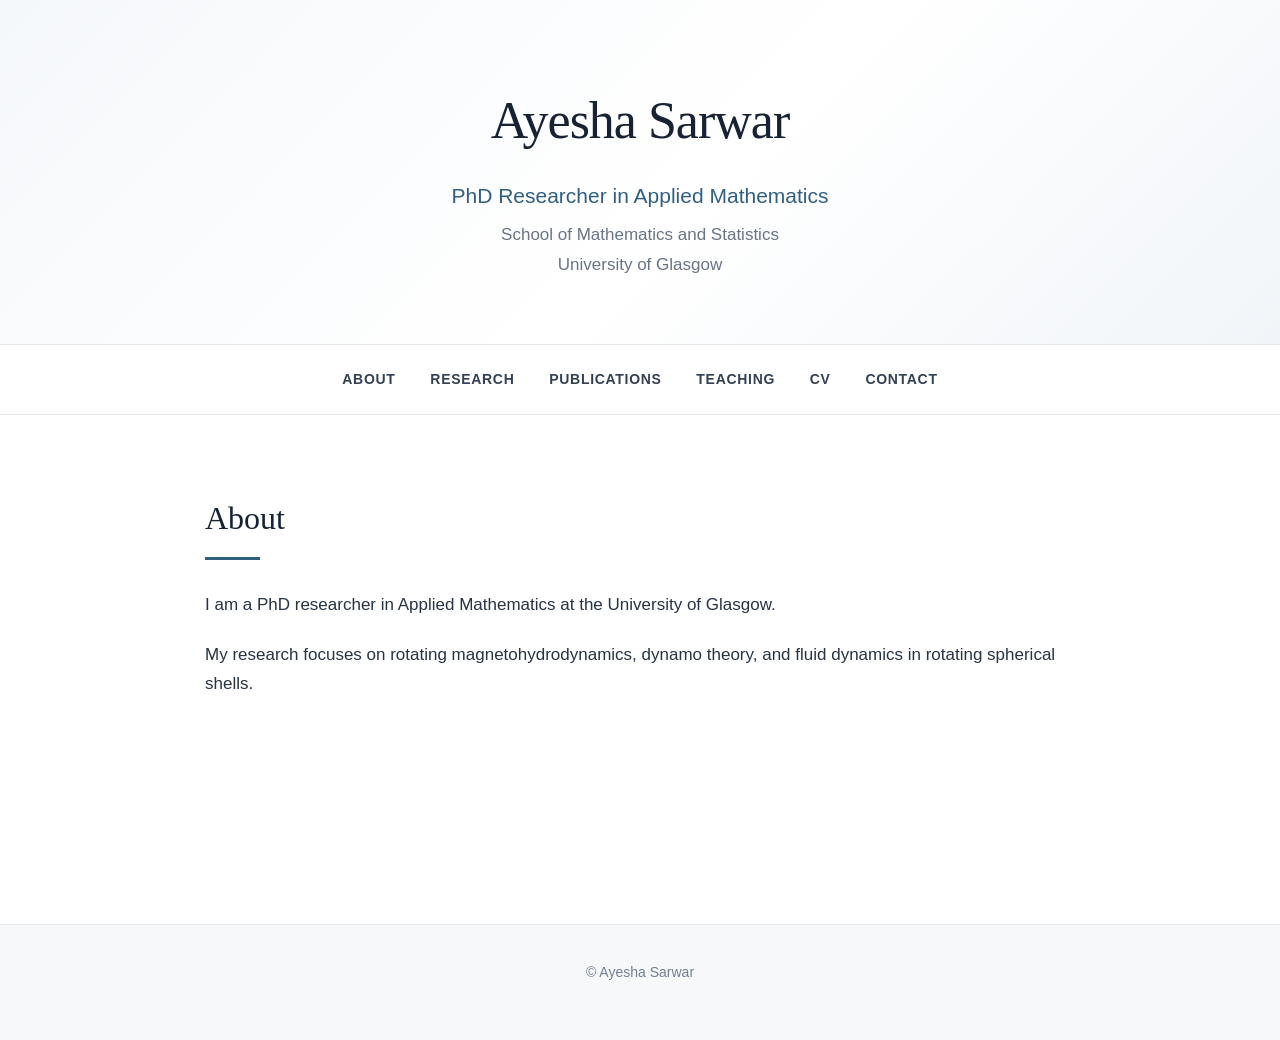
<file: index.html>
<!DOCTYPE html>

<html lang="en">

<head>

<meta charset="UTF-8">

<meta name="viewport" content="width=device-width, initial-scale=1.0">

<title>Ayesha Sarwar</title>

<link rel="stylesheet" href="style.css">

</head>

<body>

<header>

    <div class="header-container">

        <h1>Ayesha Sarwar</h1>

        <p class="position">
            PhD Researcher in Applied Mathematics
        </p>

        <p class="institution">
            School of Mathematics and Statistics<br>
            University of Glasgow
        </p>

    </div>

</header>


<nav>

    <a href="index.html">ABOUT</a>

    <a href="research.html">RESEARCH</a>

    <a href="publications.html">PUBLICATIONS</a>

    <a href="teaching.html">TEACHING</a>

    <a href="CV.html">CV</a>

    <a href="contact.html">CONTACT</a>

</nav>


<main>

    <section class="page-content">

        <h2>About</h2>

        <p>
            I am a PhD researcher in Applied Mathematics at the
            University of Glasgow.
        </p>

        <p>
            My research focuses on rotating magnetohydrodynamics,
            dynamo theory, and fluid dynamics in rotating
            spherical shells.
        </p>

    </section>

</main>


<footer>

    <p>
        © Ayesha Sarwar
    </p>

</footer>

</body>

</html>
</file>
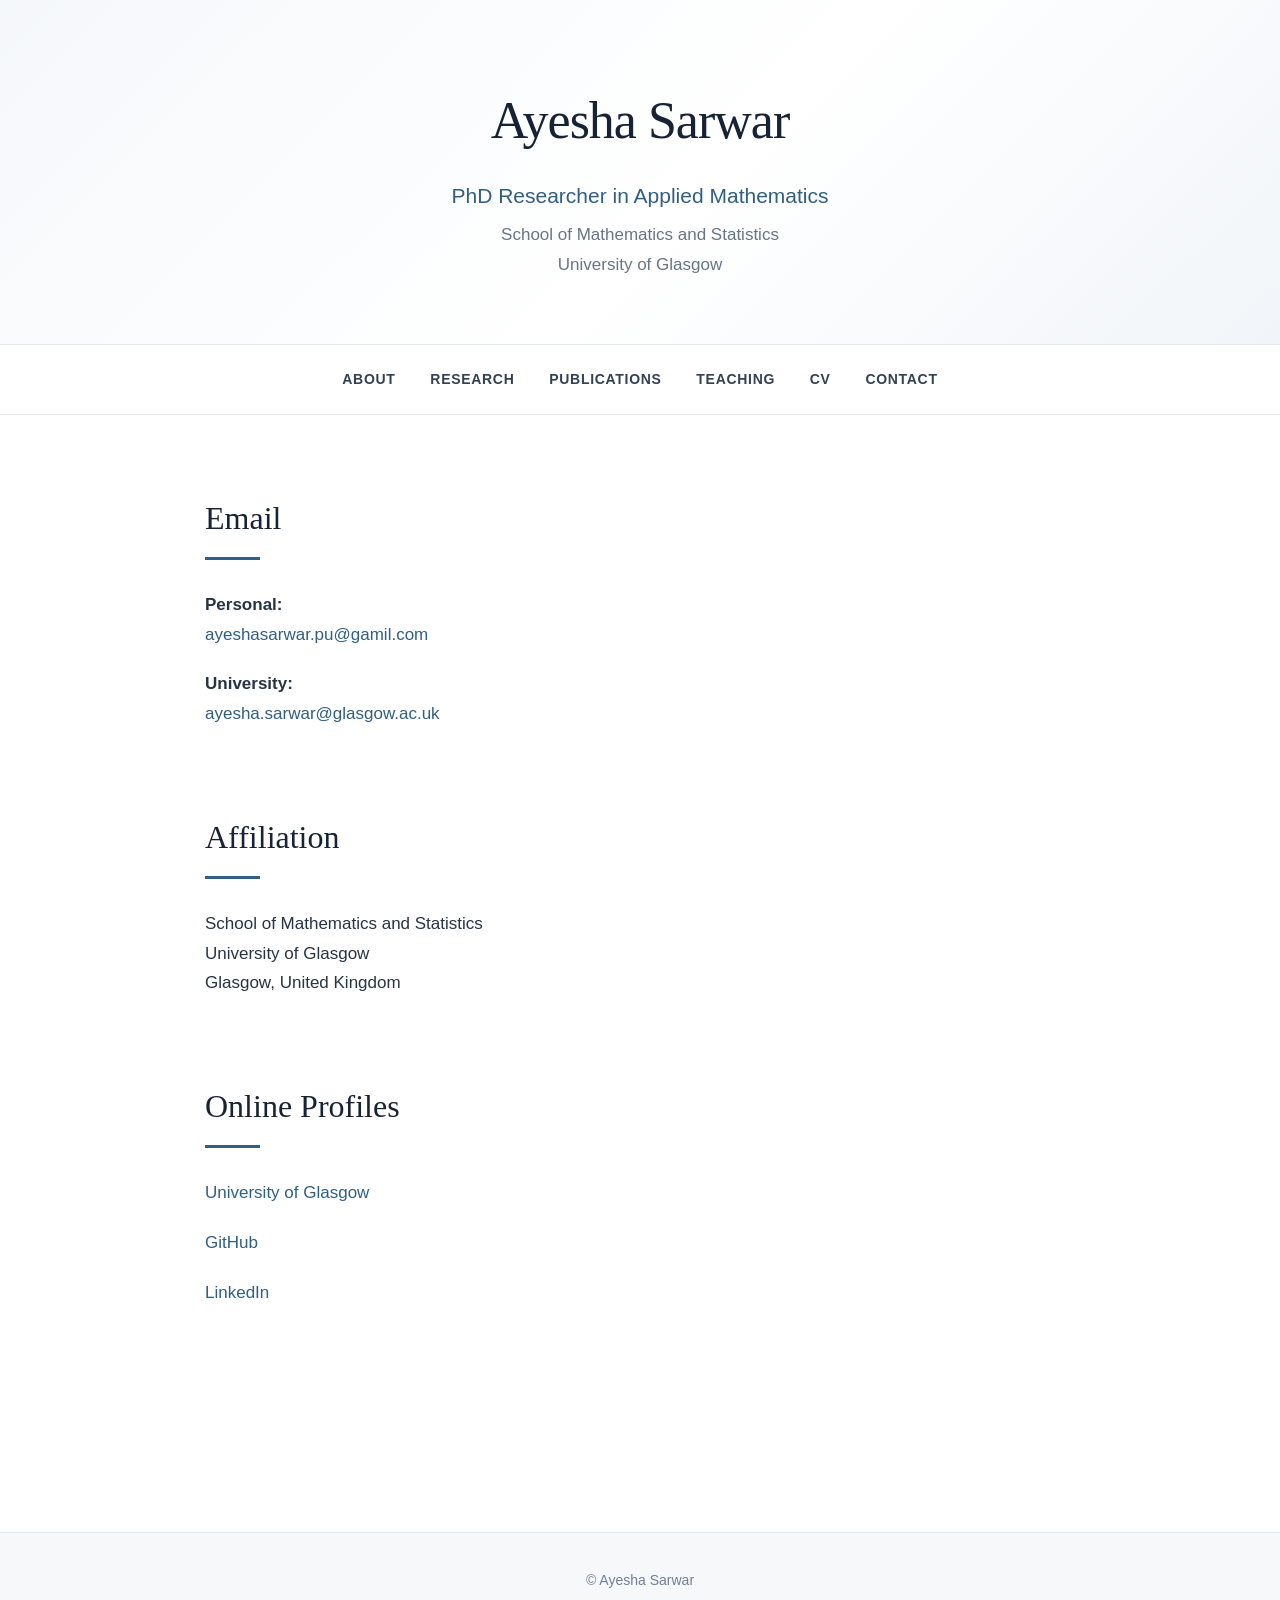
<file: contact.html>
<!DOCTYPE html>

<html lang="en">

<head>

<meta charset="UTF-8">

<meta name="viewport" content="width=device-width, initial-scale=1.0">

<title>Contact | Ayesha Sarwar</title>

<link rel="stylesheet" href="style.css">

</head>

<body>

<!-- =====================================================
     HEADER
     ===================================================== -->

<header>

    <div class="header-container">

        <h1>Ayesha Sarwar</h1>

        <p class="position">
            PhD Researcher in Applied Mathematics
        </p>

        <p class="institution">
            School of Mathematics and Statistics<br>
            University of Glasgow
        </p>

    </div>

</header>


<!-- =====================================================
     NAVIGATION
     ===================================================== -->

<nav>

    <a href="index.html">ABOUT</a>

    <a href="research.html">RESEARCH</a>

    <a href="publications.html">PUBLICATIONS</a>

    <a href="teaching.html">TEACHING</a>

    <a href="CV.html">CV</a>

    <a href="contact.html" class="active">CONTACT</a>

</nav>


<!-- =====================================================
     MAIN CONTENT
     ===================================================== -->

<main>

   
    </section>


    <!-- =================================================
         EMAIL
         ================================================= -->

    <section>

        <h2>Email</h2>
        <p>
            <strong>Personal:</strong><br>
            <a href="mailto:YOUR-PERSONAL-EMAIL@example.com">
                ayeshasarwar.pu@gamil.com
            </a>
        </p>
        <p>
            <strong>University:</strong><br>
            <a href="mailto:YOUR-PERSONAL-EMAIL@example.com">
                ayesha.sarwar@glasgow.ac.uk
            </a>
        </p>

    </section>


    <!-- =================================================
         AFFILIATION
         ================================================= -->

    <section>

        <h2>Affiliation</h2>

        <p>
            School of Mathematics and Statistics<br>
            University of Glasgow<br>
            Glasgow, United Kingdom
        </p>

    </section>


    <!-- =================================================
         ONLINE PROFILES
         ================================================= -->

    <section>

        <h2>Online Profiles</h2>
       <p>
            <a href="https://www.gla.ac.uk/pgrs/ayeshasarwar/"
               target="_blank"
               rel="noopener noreferrer">
               University of Glasgow
            </a>
        </p>
        <p>
            <a href="https://github.com/Ayesha714"
               target="_blank"
               rel="noopener noreferrer">
                GitHub
            </a>
        </p>
            <a href="https://www.linkedin.com/in/ayesha-sarwar-3ab90634a/"
               target="_blank"
               rel="noopener noreferrer">
               LinkedIn
            </a>
        </p>         

 
    </section>

</main>


<!-- =====================================================
     FOOTER
     ===================================================== -->

<footer>

    <p>
        © Ayesha Sarwar
    </p>

</footer>

</body>

</html>
</file>
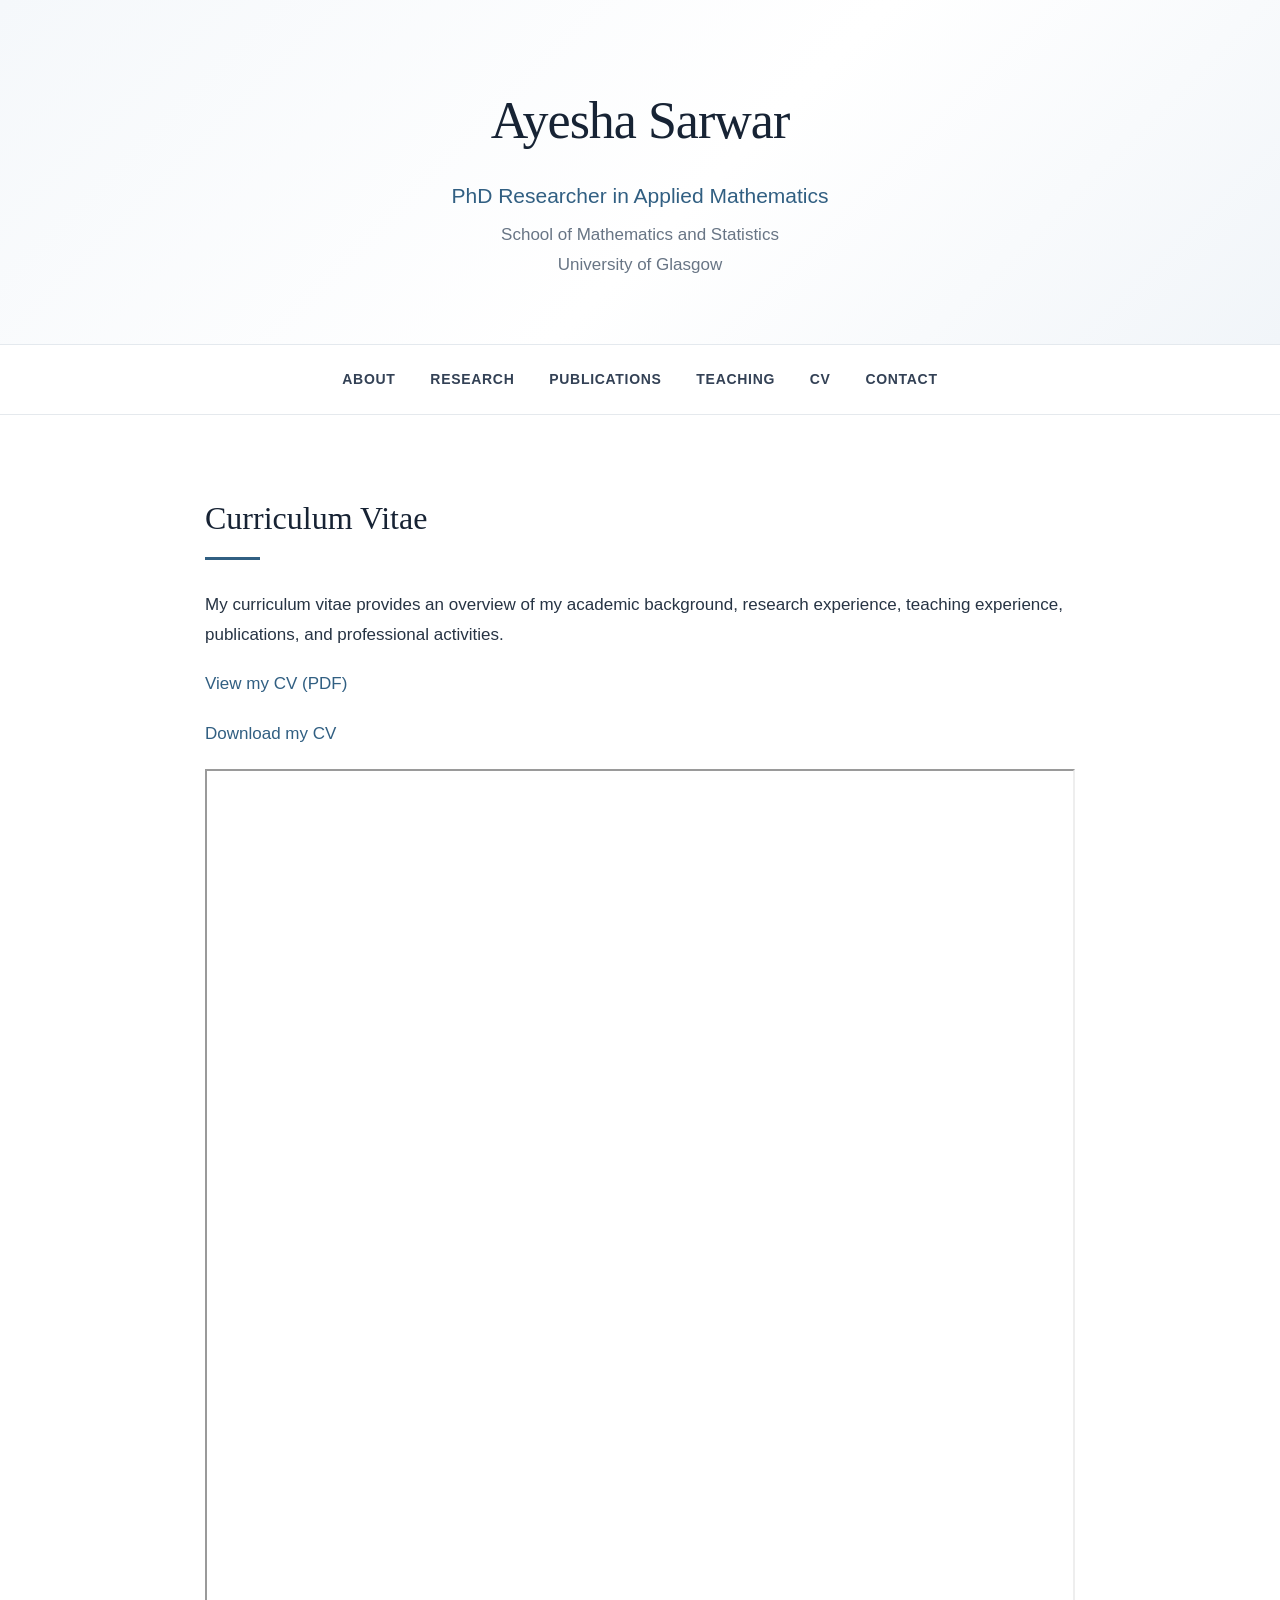
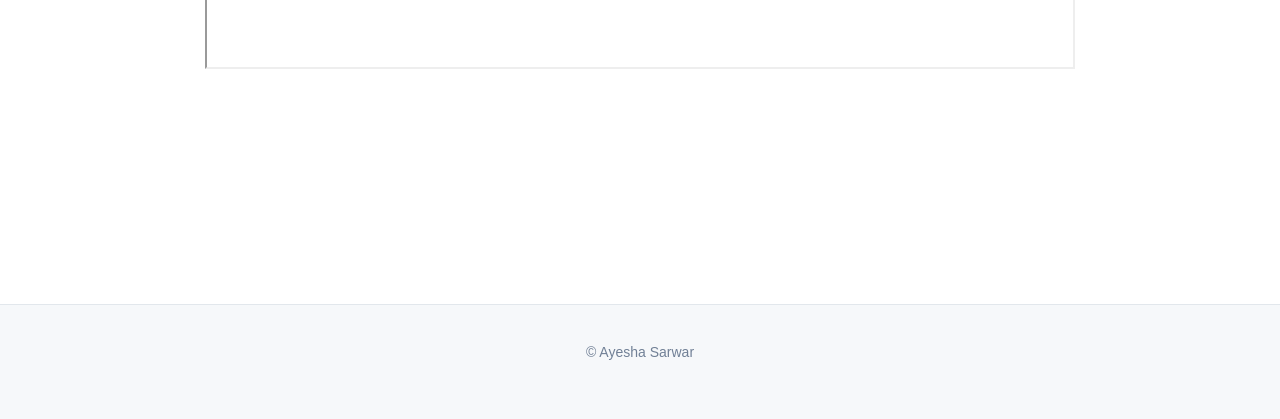
<file: CV.html>
<!DOCTYPE html>

<html lang="en">

<head>

<meta charset="UTF-8">

<meta name="viewport" content="width=device-width, initial-scale=1.0">

<title>CV | Ayesha Sarwar</title>

<link rel="stylesheet" href="style.css">

</head>

<body>

<!-- =====================================================
     HEADER
     ===================================================== -->

<header>

    <div class="header-container">

        <h1>Ayesha Sarwar</h1>

        <p class="position">
            PhD Researcher in Applied Mathematics
        </p>

        <p class="institution">
            School of Mathematics and Statistics<br>
            University of Glasgow
        </p>

    </div>

</header>


<!-- =====================================================
     NAVIGATION
     ===================================================== -->

<nav>

    <a href="index.html">ABOUT</a>

    <a href="research.html">RESEARCH</a>

    <a href="publications.html">PUBLICATIONS</a>

    <a href="teaching.html">TEACHING</a>

    <a href="CV.html" class="active">CV</a>

    <a href="contact.html">CONTACT</a>

</nav>


<!-- =====================================================
     MAIN CONTENT
     ===================================================== -->

<main>

    <section>

        <h2>Curriculum Vitae</h2>

        <p>
            My curriculum vitae provides an overview of my
            academic background, research experience, teaching
            experience, publications, and professional activities.
        </p>


        <!-- =================================================
             CV PDF
             ================================================= -->

        <p>

            <a href="CV.pdf"
               target="_blank"
               rel="noopener noreferrer">

                View my CV (PDF)

            </a>

        </p>


        <p>

            <a href="CV.pdf" download>

                Download my CV

            </a>

        </p>


        <!-- =================================================
             PDF VIEWER
             ================================================= -->

        <div class="cv-viewer">

            <iframe
                src="CV.pdf"
                title="Ayesha Sarwar Curriculum Vitae"
                width="100%"
                height="900px">
            </iframe>

        </div>

    </section>

</main>


<!-- =====================================================
     FOOTER
     ===================================================== -->

<footer>

    <p>
        © Ayesha Sarwar
    </p>

</footer>


</body>

</html>
</file>
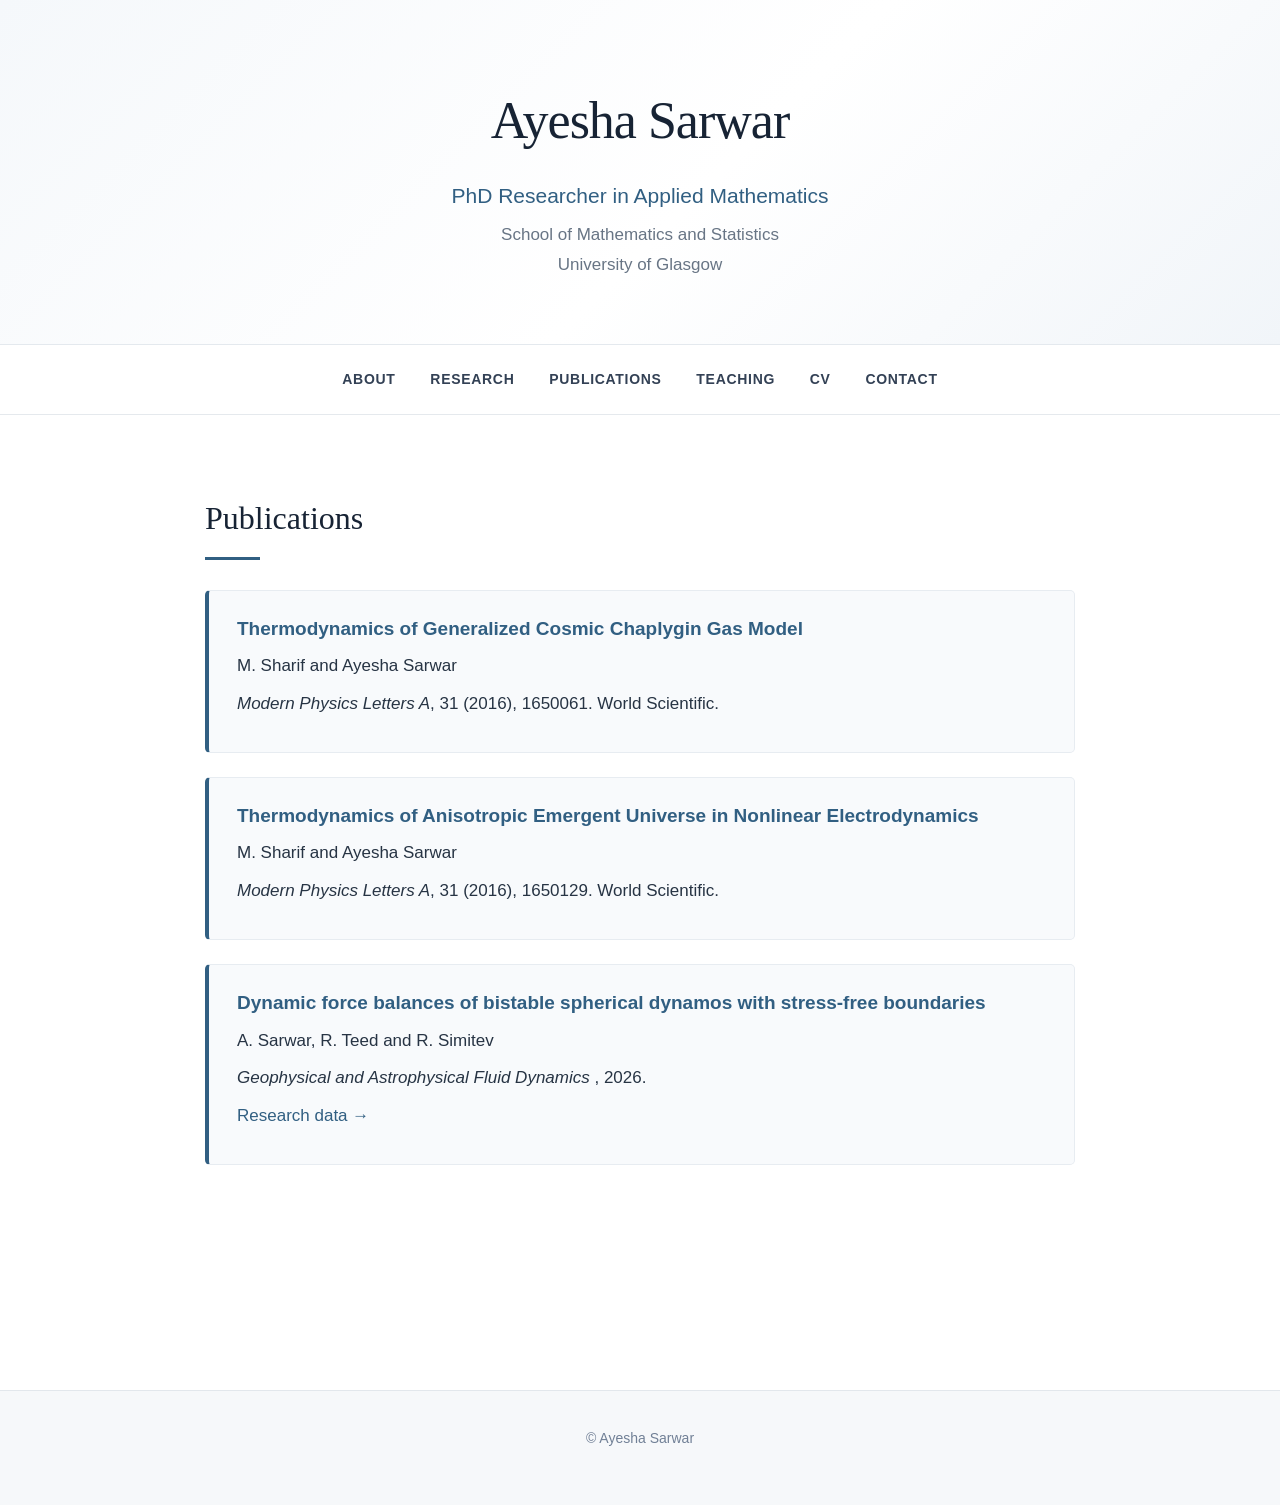
<file: publications.html>
<!DOCTYPE html>

<html lang="en">

<head>

    <meta charset="UTF-8">
    <meta name="viewport" content="width=device-width, initial-scale=1.0">

    <title>Publications | Ayesha Sarwar</title>

    <link rel="stylesheet" href="style.css">

</head>


<body>


<!-- =====================================================
     HEADER
     ===================================================== -->

<header>

    <div class="header-container">

        <h1>Ayesha Sarwar</h1>

        <p class="position">
            PhD Researcher in Applied Mathematics
        </p>

        <p class="institution">
            School of Mathematics and Statistics<br>
            University of Glasgow
        </p>

    </div>

</header>


<!-- =====================================================
     NAVIGATION
     ===================================================== -->

<nav>

    <a href="index.html">ABOUT</a>

    <a href="research.html">RESEARCH</a>

    <a href="publications.html" class="active">PUBLICATIONS</a>

    <a href="teaching.html">TEACHING</a>

    <a href="CV.html">CV</a>

    <a href="contact.html">CONTACT</a>

</nav>


<!-- =====================================================
     MAIN CONTENT
     ===================================================== -->

<main>

    <section class="page-content">

        <h2>Publications</h2>


        <!-- =================================================
             PUBLICATION 1
             ================================================= -->

        <div class="publication">

            <h3>

                <a href="https://doi.org/10.1142/S0217732316500619"
                   target="_blank"
                   rel="noopener noreferrer">

                    Thermodynamics of Generalized Cosmic Chaplygin Gas Model

                </a>

            </h3>


            <p>
                M. Sharif and Ayesha Sarwar
            </p>


            <p>

                <em>Modern Physics Letters A</em>,
                31 (2016), 1650061.
                World Scientific.

            </p>

        </div>


        <!-- =================================================
             PUBLICATION 2
             ================================================= -->

        <div class="publication">

            <h3>

                <a href="https://doi.org/10.1142/S0217732316501297"
                   target="_blank"
                   rel="noopener noreferrer">

                    Thermodynamics of Anisotropic Emergent Universe
                    in Nonlinear Electrodynamics

                </a>

            </h3>


            <p>
                M. Sharif and Ayesha Sarwar
            </p>


            <p>

                <em>Modern Physics Letters A</em>,
                31 (2016), 1650129.
                World Scientific.

            </p>

        </div>


        <!-- =================================================
             PUBLICATION 3
             ================================================= -->

        <div class="publication">

            <h3>

                <a href="https://doi.org/10.5525/gla.researchdata.2409"
                   target="_blank"
                   rel="noopener noreferrer">

                    Dynamic force balances of bistable spherical
                    dynamos with stress-free boundaries

                </a>

            </h3>


            <p>
                A. Sarwar, R. Teed and R. Simitev
            </p>


            <p>

                <em>
                    Geophysical and Astrophysical Fluid Dynamics
                </em>,
                2026.

            </p>


            <p>

                <a href="https://researchdata.gla.ac.uk/2409/"
                   target="_blank"
                   rel="noopener noreferrer">

                    Research data →

                </a>

            </p>

        </div>


    </section>

</main>


<!-- =====================================================
     FOOTER
     ===================================================== -->

<footer>

    <p>
        © Ayesha Sarwar
    </p>

</footer>


</body>

</html>
</file>
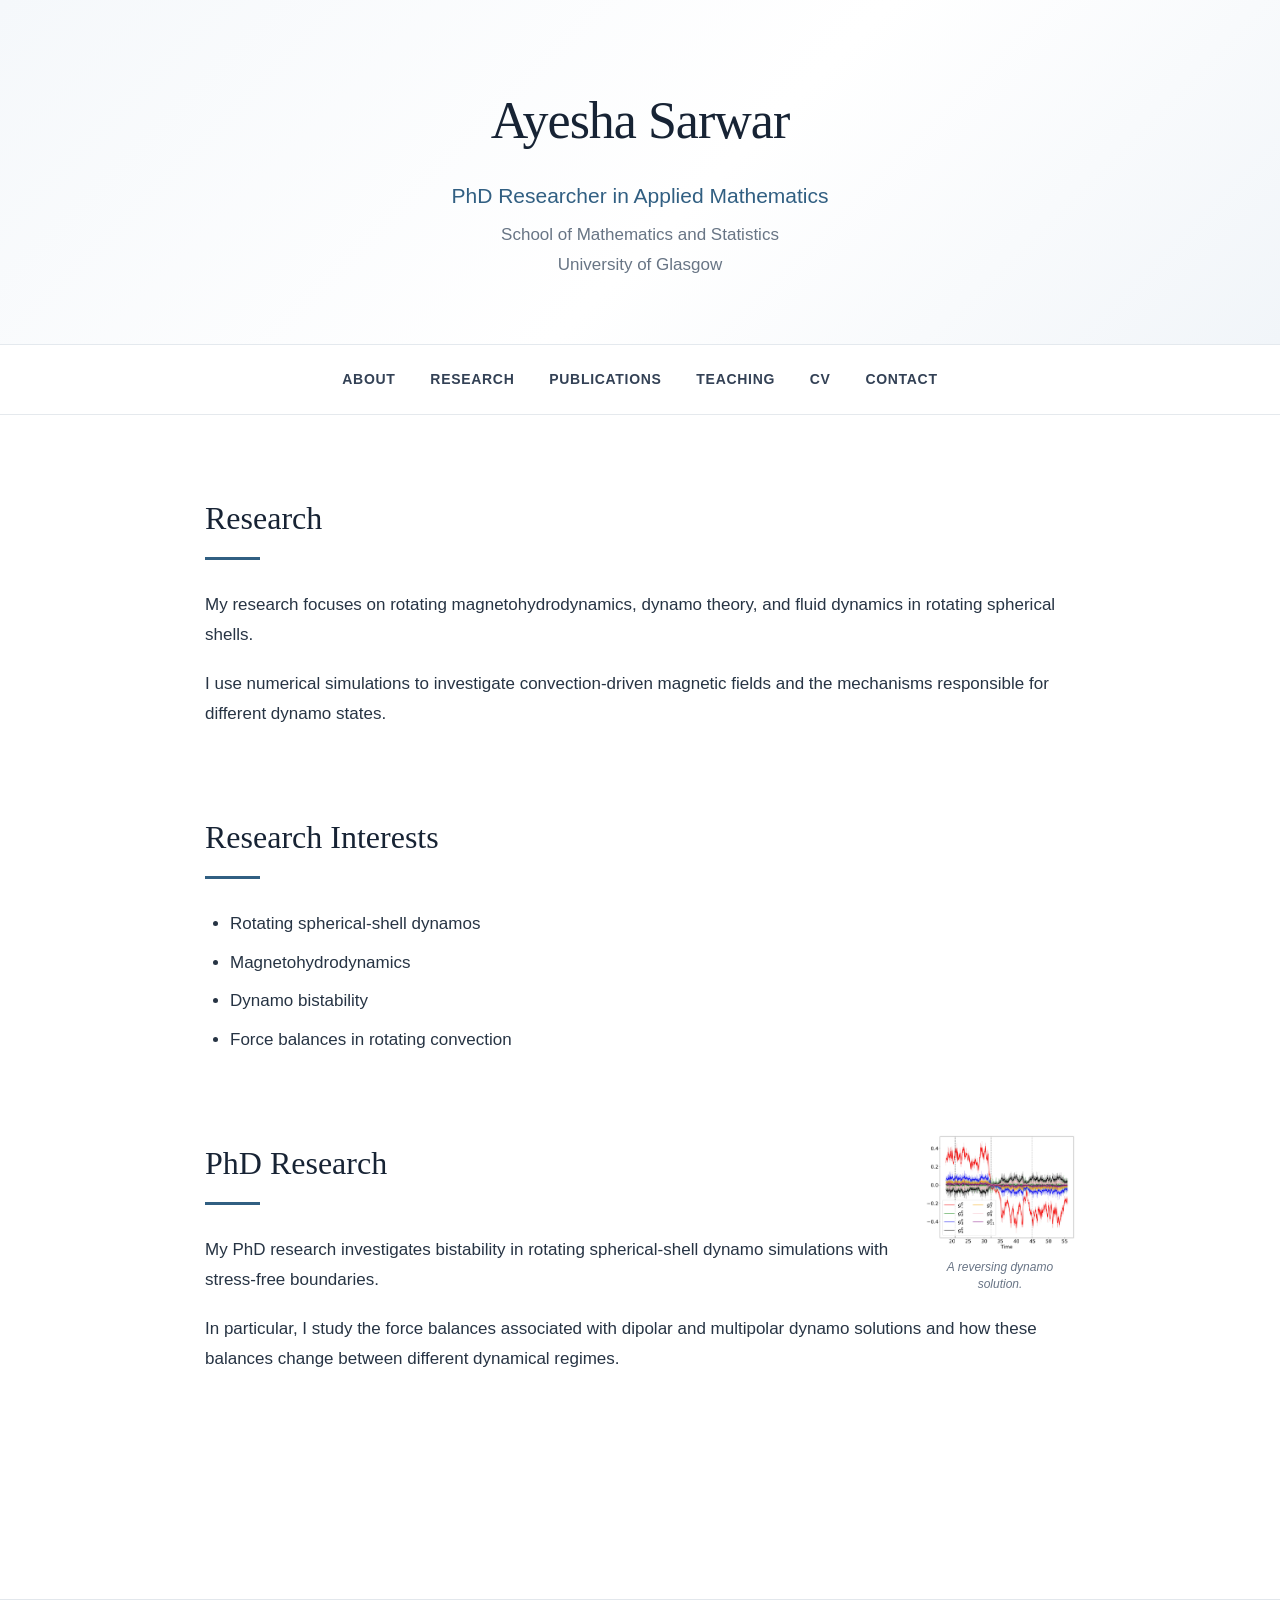
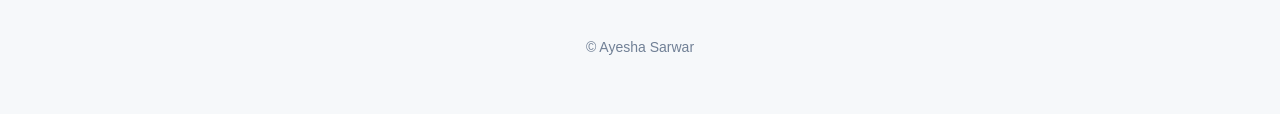
<file: research.html>
<!DOCTYPE html>

<html lang="en">

<head>
    <meta charset="UTF-8">
    <meta name="viewport" content="width=device-width, initial-scale=1.0">

<title>Research | Ayesha Sarwar</title>

<link rel="stylesheet" href="style.css">

</head>

<body>

<!-- =====================================================
     HEADER
     ===================================================== -->

<header>

    <div class="header-container">

        <h1>Ayesha Sarwar</h1>

        <p class="position">
            PhD Researcher in Applied Mathematics
        </p>

        <p class="institution">
            School of Mathematics and Statistics<br>
            University of Glasgow
        </p>

    </div>

</header>


<!-- =====================================================
     NAVIGATION
     ===================================================== -->

<nav>

    <a href="index.html">ABOUT</a>

    <a href="research.html" class="active">RESEARCH</a>

    <a href="publications.html">PUBLICATIONS</a>

    <a href="teaching.html">TEACHING</a>

    <a href="CV.html">CV</a>

    <a href="contact.html">CONTACT</a>

</nav>


<!-- =====================================================
     MAIN CONTENT
     ===================================================== -->

<main>

    <!-- =================================================
         RESEARCH
         ================================================= -->

    <section>

        <h2>Research</h2>

        <p>
            My research focuses on rotating magnetohydrodynamics,
            dynamo theory, and fluid dynamics in rotating spherical
            shells.
        </p>

        <p>
            I use numerical simulations to investigate
            convection-driven magnetic fields and the mechanisms
            responsible for different dynamo states.
        </p>

    </section>


    <!-- =================================================
         RESEARCH INTERESTS
         ================================================= -->

    <section>

        <h2>Research Interests</h2>

        <ul>

            <li>Rotating spherical-shell dynamos</li>

            <li>Magnetohydrodynamics</li>

            <li>Dynamo bistability</li>

            <li>Force balances in rotating convection</li>

        </ul>

    </section>


    <!-- =================================================
         PHD RESEARCH
         ================================================= -->
        <!-- Research figure -->

        <figure class="research-figure">

            <img src="g_modes.jpg"
                 alt="A reversing dynamo solution.">

            <figcaption>
                A reversing dynamo solution.
            </figcaption>

        </figure>

    <section>

        <h2>PhD Research</h2>

        <p>
            My PhD research investigates bistability in rotating
            spherical-shell dynamo simulations with stress-free
            boundaries.
        </p>

        <p>
            In particular, I study the force balances associated
            with dipolar and multipolar dynamo solutions and how
            these balances change between different dynamical
            regimes.
        </p>



    </section>

</main>


<!-- =====================================================
     FOOTER
     ===================================================== -->

<footer>

    <p>
        © Ayesha Sarwar
    </p>

</footer>

</body>

</html>
</file>
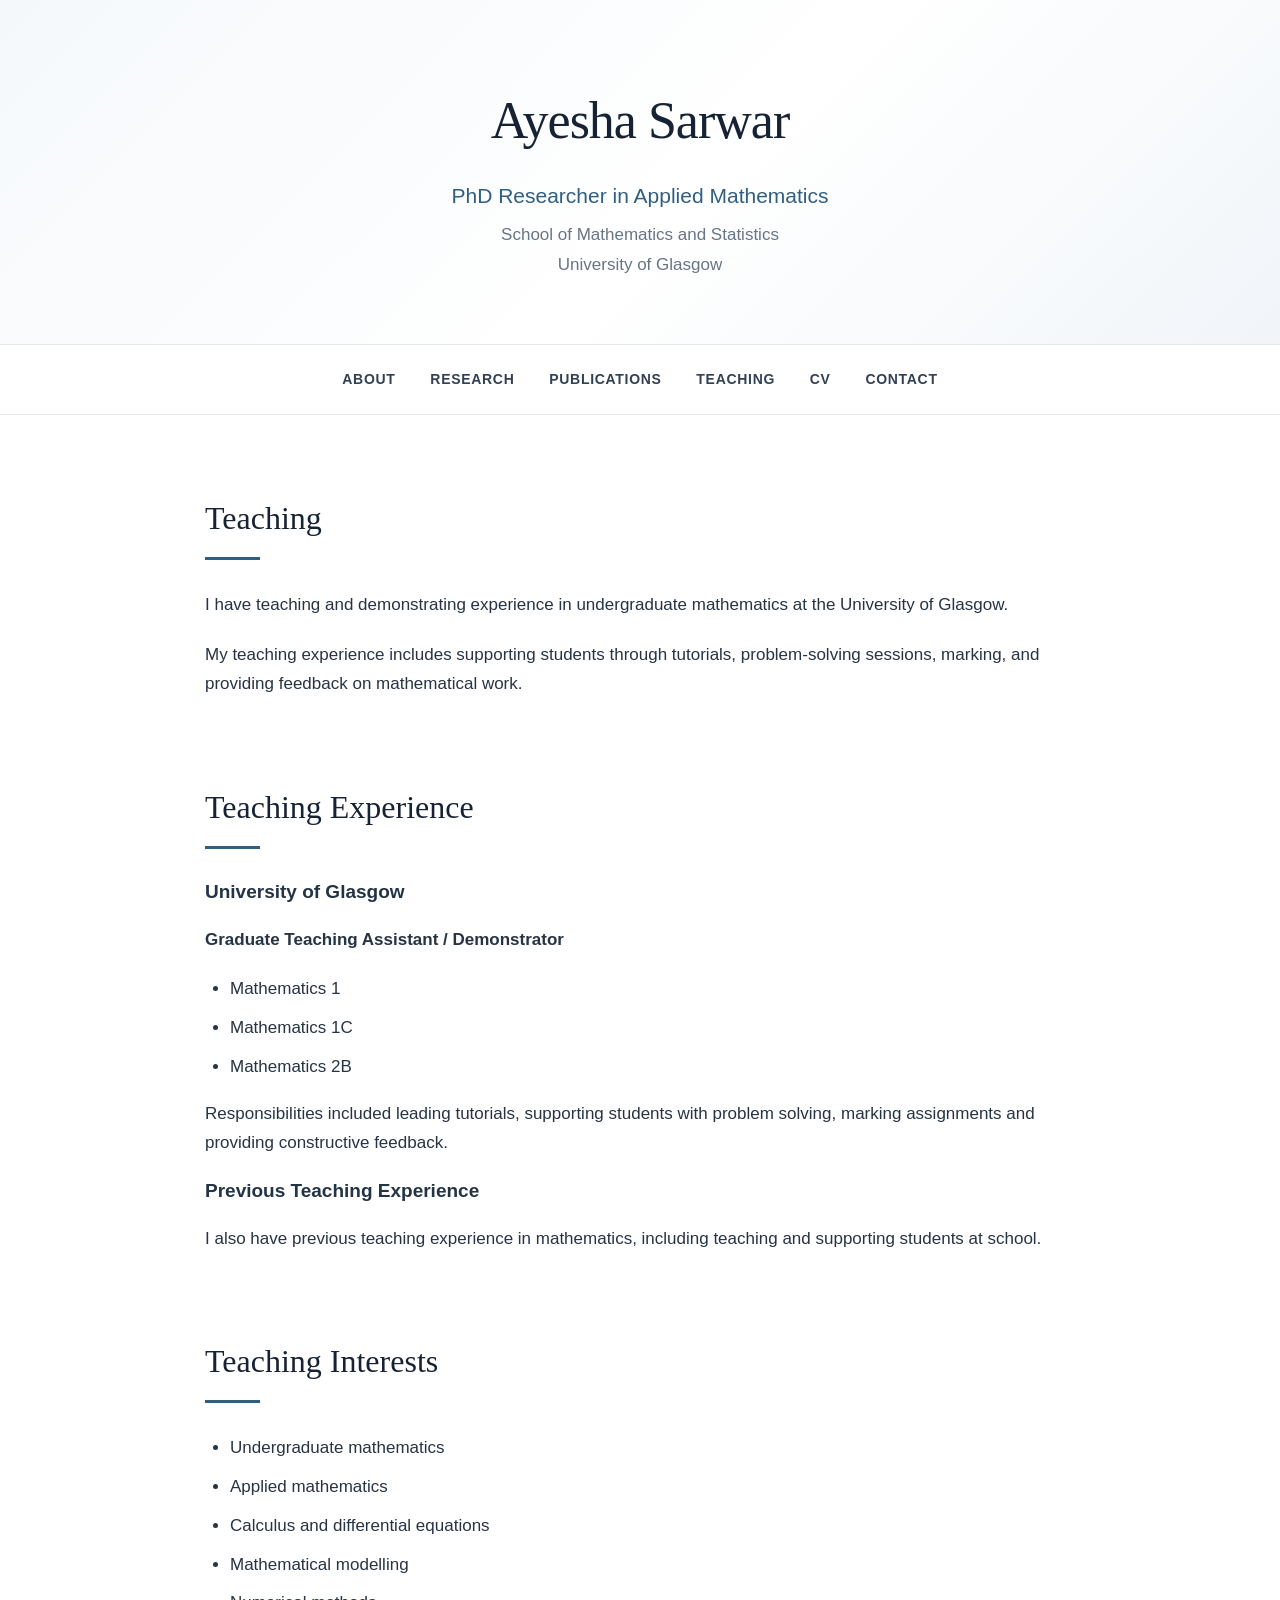
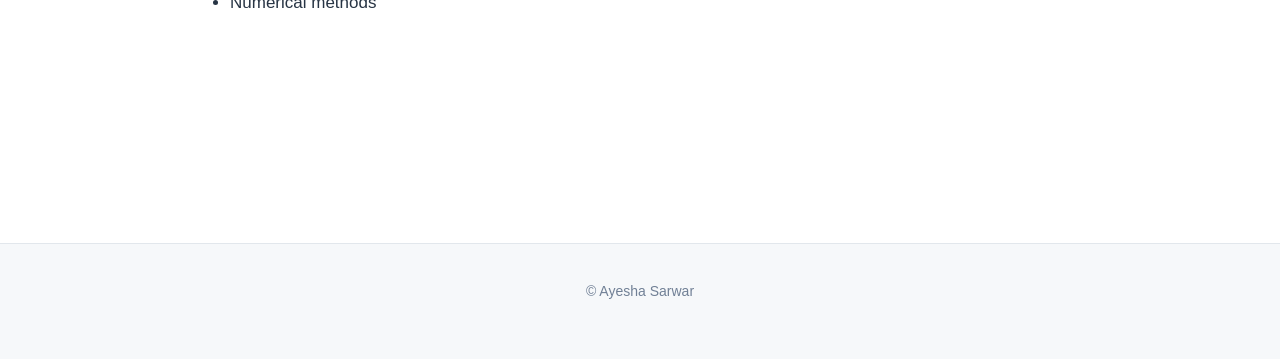
<file: teaching.html>
<!DOCTYPE html>

<html lang="en">

<head>
    <meta charset="UTF-8">
    <meta name="viewport" content="width=device-width, initial-scale=1.0">

<title>Teaching | Ayesha Sarwar</title>

<link rel="stylesheet" href="style.css">

</head>

<body>

<!-- HEADER -->
<header>

    <div class="header-container">

        <h1>Ayesha Sarwar</h1>

        <p class="position">
            PhD Researcher in Applied Mathematics
        </p>

        <p class="institution">
            School of Mathematics and Statistics<br>
            University of Glasgow
        </p>

    </div>

</header>


<!-- NAVIGATION -->
<nav>

    <a href="index.html">ABOUT</a>
    <a href="research.html">RESEARCH</a>
    <a href="publications.html">PUBLICATIONS</a>
    <a href="teaching.html" class="active">TEACHING</a>
    <a href="CV.html">CV</a>
    <a href="contact.html">CONTACT</a>

</nav>


<!-- MAIN CONTENT -->
<main>

    <section>

        <h2>Teaching</h2>

        <p>
            I have teaching and demonstrating experience in
            undergraduate mathematics at the University of Glasgow.
        </p>

        <p>
            My teaching experience includes supporting students
            through tutorials, problem-solving sessions, marking,
            and providing feedback on mathematical work.
        </p>

    </section>


    <section>

        <h2>Teaching Experience</h2>

        <div class="teaching-item">

            <h3>University of Glasgow</h3>

            <p>
                <strong>Graduate Teaching Assistant / Demonstrator</strong>
            </p>

            <ul>
                <li>Mathematics 1</li>
                <li>Mathematics 1C</li>
                <li>Mathematics 2B</li>
            </ul>

            <p>
                Responsibilities included leading tutorials,
                supporting students with problem solving, marking
                assignments and providing constructive feedback.
            </p>

        </div>


        <div class="teaching-item">

            <h3>Previous Teaching Experience</h3>

            <p>
                I also have previous teaching experience in
                mathematics, including teaching and supporting
                students at school.
            </p>

        </div>

    </section>


    <section>

        <h2>Teaching Interests</h2>

        <ul>

            <li>Undergraduate mathematics</li>

            <li>Applied mathematics</li>

            <li>Calculus and differential equations</li>

            <li>Mathematical modelling</li>

            <li>Numerical methods</li>

        </ul>

    </section>

</main>


<!-- FOOTER -->
<footer>

    <p>
        © Ayesha Sarwar
    </p>

</footer>

</body>

</html>
</file>
<file: style.css>
/* =========================================================
   AYESHA SARWAR — MODERN ACADEMIC WEBSITE
   File: style.css

   Clean, modern academic/researcher design
   ========================================================= */


/* =========================================================
   1. BASIC SETTINGS
   ========================================================= */

* {
    box-sizing: border-box;
}

html {
    scroll-behavior: smooth;
}

body {
    margin: 0;

    font-family:
        -apple-system,
        BlinkMacSystemFont,
        "Segoe UI",
        "Helvetica Neue",
        Arial,
        sans-serif;

    font-size: 17px;
    line-height: 1.75;

    color: #273444;
    background-color: #ffffff;
}


/* =========================================================
   2. HEADER
   ========================================================= */

header {
    padding: 75px 25px 65px;

    text-align: center;

    background:
        linear-gradient(
            135deg,
            #f5f8fb 0%,
            #ffffff 55%,
            #f1f5f9 100%
        );

    border-bottom: 1px solid #e4e9ee;
}

.header-container {
    max-width: 1000px;
    margin: 0 auto;
}


/* =========================================================
   3. NAME
   ========================================================= */

h1 {
    margin: 0 0 12px;

    font-family:
        Georgia,
        "Times New Roman",
        serif;

    font-size: 52px;
    font-weight: 400;

    letter-spacing: -1px;

    color: #172334;
}


/* =========================================================
   4. POSITION
   ========================================================= */

.position {
    margin: 0 0 5px;

    font-size: 21px;
    font-weight: 400;

    color: #315f82;
}


/* =========================================================
   5. UNIVERSITY
   ========================================================= */

.institution {
    margin: 0;

    font-size: 17px;

    color: #687585;
}


/* =========================================================
   6. NAVIGATION
   ========================================================= */

nav {
    position: sticky;
    top: 0;
    z-index: 1000;

    padding: 17px 20px;

    text-align: center;

    background-color: rgba(255, 255, 255, 0.97);

    border-bottom: 1px solid #e5e9ed;

    backdrop-filter: blur(8px);
}

nav a {
    display: inline-block;

    margin: 0 15px;
    padding: 5px 0;

    color: #334155;

    text-decoration: none;

    font-size: 14px;
    font-weight: 600;

    letter-spacing: 0.7px;

    text-transform: uppercase;

    transition:
        color 0.2s ease,
        border-color 0.2s ease;
}

nav a:hover {
    color: #315f82;

    text-decoration: none;
}


/* =========================================================
   7. MAIN CONTENT
   ========================================================= */

main {
    max-width: 1000px;

    margin: 0 auto;

    padding: 75px 65px;
}


/* =========================================================
   8. SECTIONS
   ========================================================= */

section {
    margin-bottom: 80px;
}


/* =========================================================
   9. SECTION HEADINGS
   ========================================================= */

h2 {
    position: relative;

    margin: 0 0 30px;

    padding-bottom: 14px;

    font-family:
        Georgia,
        "Times New Roman",
        serif;

    font-size: 32px;
    font-weight: 400;

    color: #172334;
}


/* Small academic accent underneath heading */

h2::after {
    content: "";

    position: absolute;

    left: 0;
    bottom: 0;

    width: 55px;
    height: 3px;

    background-color: #315f82;
}


/* =========================================================
   10. SMALLER HEADINGS
   ========================================================= */

h3 {
    margin-top: 0;

    font-size: 19px;
    font-weight: 650;

    line-height: 1.4;

    color: #243447;
}


/* =========================================================
   11. PARAGRAPHS
   ========================================================= */

p {
    margin-top: 0;
    margin-bottom: 20px;
}


/* =========================================================
   12. GENERAL LINKS
   ========================================================= */

a {
    color: #315f82;

    text-decoration: none;

    transition:
        color 0.2s ease;
}

a:hover {
    color: #173f5f;

    text-decoration: underline;
}


/* =========================================================
   13. LISTS
   ========================================================= */

ul {
    padding-left: 25px;
}

li {
    margin-bottom: 9px;
}


/* =========================================================
   14. PUBLICATIONS
   ========================================================= */

.publication {
    position: relative;

    margin-bottom: 24px;
    padding: 25px 28px;

    background-color: #f8fafc;

    border: 1px solid #e7ecf1;

    border-left: 4px solid #315f82;

    border-radius: 5px;

    transition:
        transform 0.2s ease,
        box-shadow 0.2s ease;
}


/* Small lift when hovering */

.publication:hover {
    transform: translateY(-2px);

    box-shadow:
        0 8px 25px rgba(30, 50, 70, 0.08);
}


.publication h3 {
    margin: 0 0 9px;
}

.publication p {
    margin-bottom: 8px;
}


/* =========================================================
   15. CV BUTTON
   ========================================================= */

.cv-button {
    display: inline-block;

    margin-top: 8px;

    padding: 11px 24px;

    background-color: #315f82;

    color: #ffffff;

    border: 1px solid #315f82;

    border-radius: 4px;

    font-size: 15px;
    font-weight: 600;

    text-decoration: none;

    transition:
        background-color 0.2s ease,
        transform 0.2s ease,
        box-shadow 0.2s ease;
}

.cv-button:hover {
    background-color: #244b67;

    color: #ffffff;

    text-decoration: none;

    transform: translateY(-1px);

    box-shadow:
        0 5px 14px rgba(49, 95, 130, 0.2);
}


/* =========================================================
   RESEARCH FIGURE — SMALL FIGURE BESIDE HEADING
   ========================================================= */

.research-figure {
    float: right;

    width: 150px;

    margin: 0 0 20px 30px;

    padding: 0;

    text-align: center;

    background: none;

    border: none;
}


.research-figure img {
    display: block;

    width: 100%;

    max-width: 150px;

    height: auto;

    margin: 0;

    border: none;

    border-radius: 2px;
}


.research-figure figcaption {
    margin-top: 8px;

    font-size: 12px;

    line-height: 1.4;

    color: #697586;

    font-style: italic;
}

/* =========================================================
   17. FOOTER
   ========================================================= */

footer {
    margin-top: 70px;

    padding: 35px 20px;

    text-align: center;

    background-color: #f6f8fa;

    border-top: 1px solid #e2e7ec;

    color: #718096;

    font-size: 14px;
}


/* =========================================================
   18. SELECTION
   ========================================================= */

::selection {
    background-color: #dce8f0;
    color: #172334;
}


/* =========================================================
   19. MOBILE / TABLET
   ========================================================= */

@media (max-width: 700px) {

    header {
        padding: 55px 20px 45px;
    }


    h1 {
        font-size: 38px;
        letter-spacing: -0.5px;
    }


    .position {
        font-size: 18px;
    }


    .institution {
        font-size: 16px;
    }


    nav {
        position: static;

        padding: 13px 10px;
    }


    nav a {
        margin: 4px 8px;

        font-size: 12px;
    }


    main {
        padding: 50px 25px;
    }


    section {
        margin-bottom: 60px;
    }


    h2 {
        font-size: 28px;
    }


    h3 {
        font-size: 18px;
    }


    .publication {
        padding: 21px 20px;
    }


    .research-figure {
        padding: 15px;
    }


    .research-figure img {
        width: 100%;
    }


    .research-figure figcaption {
        font-size: 13px;
    }
}


/* =========================================================
   20. VERY SMALL PHONES
   ========================================================= */

@media (max-width: 450px) {

    h1 {
        font-size: 32px;
    }


    .position {
        font-size: 17px;
    }


    nav a {
        margin: 3px 6px;

        font-size: 11px;
    }


    main {
        padding: 40px 20px;
    }


    h2 {
        font-size: 25px;
    }
}


/* =========================================================
   END OF STYLE.CSS
   ========================================================= */
```
</file>
